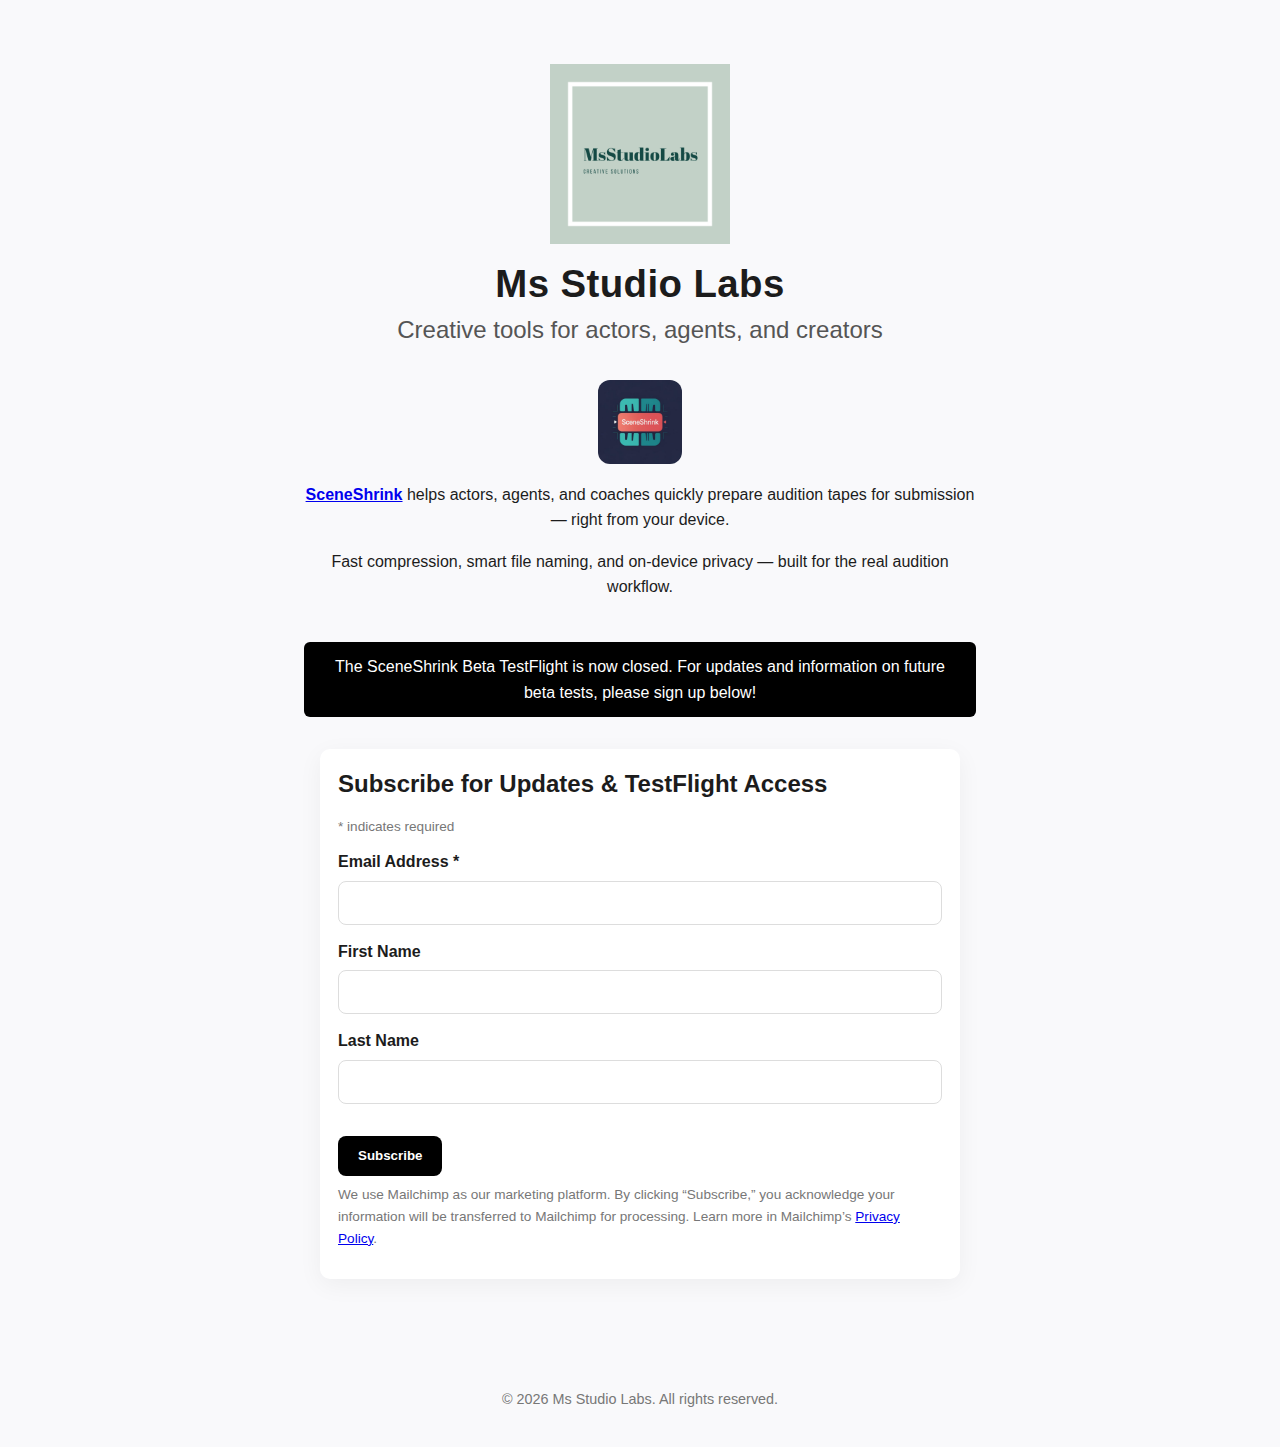
<file: index.html>
<!DOCTYPE html>
<html lang="en">
<head>
  <meta charset="UTF-8" />
  <meta name="viewport" content="width=device-width, initial-scale=1" />
  <title>Ms Studio Labs</title>

  <!-- Mailchimp’s base CSS first (defaults only) -->
  <link href="https://cdn-images.mailchimp.com/embedcode/classic-061523.css" rel="stylesheet" type="text/css">

  <!-- Base + Overrides -->
  <style>
    :root { --text:#1c1c1c; --muted:#555; --bg:#f9f9fb; --cta:#000; --ctaHover:#444; }
    * { box-sizing: border-box; }
    body {
      font-family: -apple-system, BlinkMacSystemFont, "Helvetica Neue", Arial, sans-serif;
      background: var(--bg); color: var(--text); margin: 0; text-align: center;
    }

    header { padding: 64px 20px 28px; }
    .brandmark {
      max-width: 180px; width: 40vw; height: auto; display:block; margin:0 auto 18px;
    }

    h1 { font-size: 2.4rem; margin: 0 0 .25em; letter-spacing: .4px; }
    h2 { font-weight: 400; color: var(--muted); margin: 0; }

    .container { max-width: 720px; margin: 0 auto; padding: 0 24px 72px; line-height: 1.6; }

    .product-hero {
      display:flex; align-items:center; gap:18px; justify-content:center; margin: 8px 0 16px;
      flex-wrap:wrap;
    }
    .product-hero img {
      width: 84px; height:auto; border-radius:12px; display:block;
    }

    .button {
      display:inline-block; margin-top:10px; padding:12px 26px; border-radius:6px;
      background:var(--cta); color:#fff; text-decoration:none; font-weight:500;
      transition:background-color .2s ease-in-out;
    }
    .button:hover { background:var(--ctaHover); }

    footer { font-size:.9rem; color:#777; padding:40px 20px; }

    /* ==== Mailchimp embed: make it match site fonts & styling ==== */
    #mc_embed_signup,
    #mc_embed_signup * {
      font-family: inherit !important;
    }
    #mc_embed_signup {
      background:#fff;
      margin: 32px auto 0;
      padding: 16px 18px;
      border-radius: 10px;
      box-shadow: 0 6px 24px rgba(0,0,0,0.05);
      text-align: left;
      max-width: 640px;
      width: 100%;
    }
    #mc_embed_signup h2 {
      margin: 0 0 .5em; color: var(--text); text-align:left; font-weight: 600;
    }
    #mc_embed_signup .indicates-required { font-size:.85rem; color:#777; margin-bottom:12px; }
    #mc_embed_signup .mc-field-group { margin-bottom:14px; }
    #mc_embed_signup label { display:block; font-weight:600; margin-bottom:6px; color: var(--text); }
    #mc_embed_signup input[type="email"],
    #mc_embed_signup input[type="text"] {
      width:100%; padding:12px 12px; border:1px solid #ddd; border-radius:8px; font-size:1rem;
      outline: none;
    }
    #mc_embed_signup input[type="email"]:focus,
    #mc_embed_signup input[type="text"]:focus {
      border-color:#bbb;
    }
    #mc_embed_signup .clear.foot {
      display:flex; align-items:center; gap:16px; justify-content:flex-start; flex-wrap:wrap; margin-top:8px;
    }
    #mc_embed_signup .button {
      background:var(--cta) !important; color:#fff !important; border:0; border-radius:8px; padding:12px 20px; cursor:pointer;
    }
    #mc_embed_signup .button:hover { background:var(--ctaHover) !important; }
    #mce-success-response { color: #2e7d32; }
    #mce-error-response { color: #c62828; }
    .small-note { font-size:.85rem; color:#777; margin-top:8px; }
    #mc_embed_signup #mc-embedded-subscribe,
#mc_embed_signup input#mc-embedded-subscribe,
#mc_embed_signup button#mc-embedded-subscribe,
#mc_embed_signup .button {
  -webkit-appearance: none;
  appearance: none;
  display: inline-flex !important;
  align-items: center !important;
  justify-content: center !important;
  box-sizing: border-box;
  height: auto !important;
  line-height: 1.2 !important;
  padding: 12px 20px !important;
  font-weight: 600;
  border: 0;
  border-radius: 8px;
}
  </style>
</head>

<body>
  <header>
    <!-- MsStudioLabs logo -->
    <img src="assets/Logo-MsStudioLabs.png" alt="MsStudioLabs logo" class="brandmark" style="max-width:180px;width:40vw;height:auto;">
    <h1>Ms Studio Labs</h1>
    <h2>Creative tools for actors, agents, and creators</h2>
  </header>

  <main class="container">
    <!-- SceneShrink row with logo -->
    <div class="product-hero">
      <img src="assets/SceneShrink.png" alt="SceneShrink logo">
      <div>
        <a href="https://www.msstudiolabs.com/sceneshrink/" target="_blank" rel="noopener">
  <strong>SceneShrink</strong></a> helps actors, agents, and coaches quickly prepare audition tapes for submission — right from your device.</p>
        <p>Fast compression, smart file naming, and on-device privacy — built for the real audition workflow.</p>
      </div>
    </div>

    <a class="button" href="#mc_embed_signup">The SceneShrink Beta TestFlight is now closed. For updates and information on future beta tests, please sign up below!</a>

    <!-- ===== Mailchimp Subscribe Form ===== -->
    <div id="mc_embed_shell">
      <div id="mc_embed_signup">
        <form action="https://msstudiolabs.us7.list-manage.com/subscribe/post?u=c88e7a6e89e3a6736b2f9c0e0&amp;id=c65eb7b006&amp;f_id=0081bde1f0"
              method="post"
              id="mc-embedded-subscribe-form"
              name="mc-embedded-subscribe-form"
              class="validate"
              target="_blank">
          <div id="mc_embed_signup_scroll">
            <h2>Subscribe for Updates & TestFlight Access</h2>
            <div class="indicates-required"><span class="asterisk">*</span> indicates required</div>

            <div class="mc-field-group">
              <label for="mce-EMAIL">Email Address <span class="asterisk">*</span></label>
              <input type="email" name="EMAIL" class="required email" id="mce-EMAIL" required autocomplete="email" />
            </div>

            <div class="mc-field-group">
              <label for="mce-FNAME">First Name</label>
              <input type="text" name="FNAME" id="mce-FNAME" autocomplete="given-name" />
            </div>

            <div class="mc-field-group">
              <label for="mce-LNAME">Last Name</label>
              <input type="text" name="LNAME" id="mce-LNAME" autocomplete="family-name" />
            </div>

            <div id="mce-responses" class="clear foot">
              <div class="response" id="mce-error-response" style="display:none"></div>
              <div class="response" id="mce-success-response" style="display:none"></div>
            </div>

            <!-- Honeypot (do not remove) -->
            <div aria-hidden="true" style="position: absolute; left: -5000px;">
              <input type="text" name="b_c88e7a6e89e3a6736b2f9c0e0_c65eb7b006" tabindex="-1" value="">
            </div>

            <div class="optionalParent">
              <div class="clear foot">
                <button type="submit" id="mc-embedded-subscribe" class="button">Subscribe</button>

              </div>
            </div>

            <p class="small-note">
              We use Mailchimp as our marketing platform. By clicking “Subscribe,” you acknowledge your information will be transferred to Mailchimp for processing. Learn more in Mailchimp’s
              <a href="https://mailchimp.com/legal/" target="_blank" rel="noopener">Privacy Policy</a>.
            </p>
          </div>
        </form>
      </div>
    </div>
    <!-- ===== End Mailchimp Embed ===== -->
  </main>

  <footer>
    © <script>document.write(new Date().getFullYear())</script> Ms Studio Labs. All rights reserved.
  </footer>

  <!-- Mailchimp validation script -->
  <script src="https://s3.amazonaws.com/downloads.mailchimp.com/js/mc-validate.js"></script>
  <script>
    (function($) {
      window.fnames = []; window.ftypes = [];
      fnames[0]='EMAIL'; ftypes[0]='email';
      fnames[1]='FNAME'; ftypes[1]='text';
      fnames[2]='LNAME'; ftypes[2]='text';
    }(jQuery));
    var $mcj = jQuery.noConflict(true);
  </script>
</body>
</html>
</file>
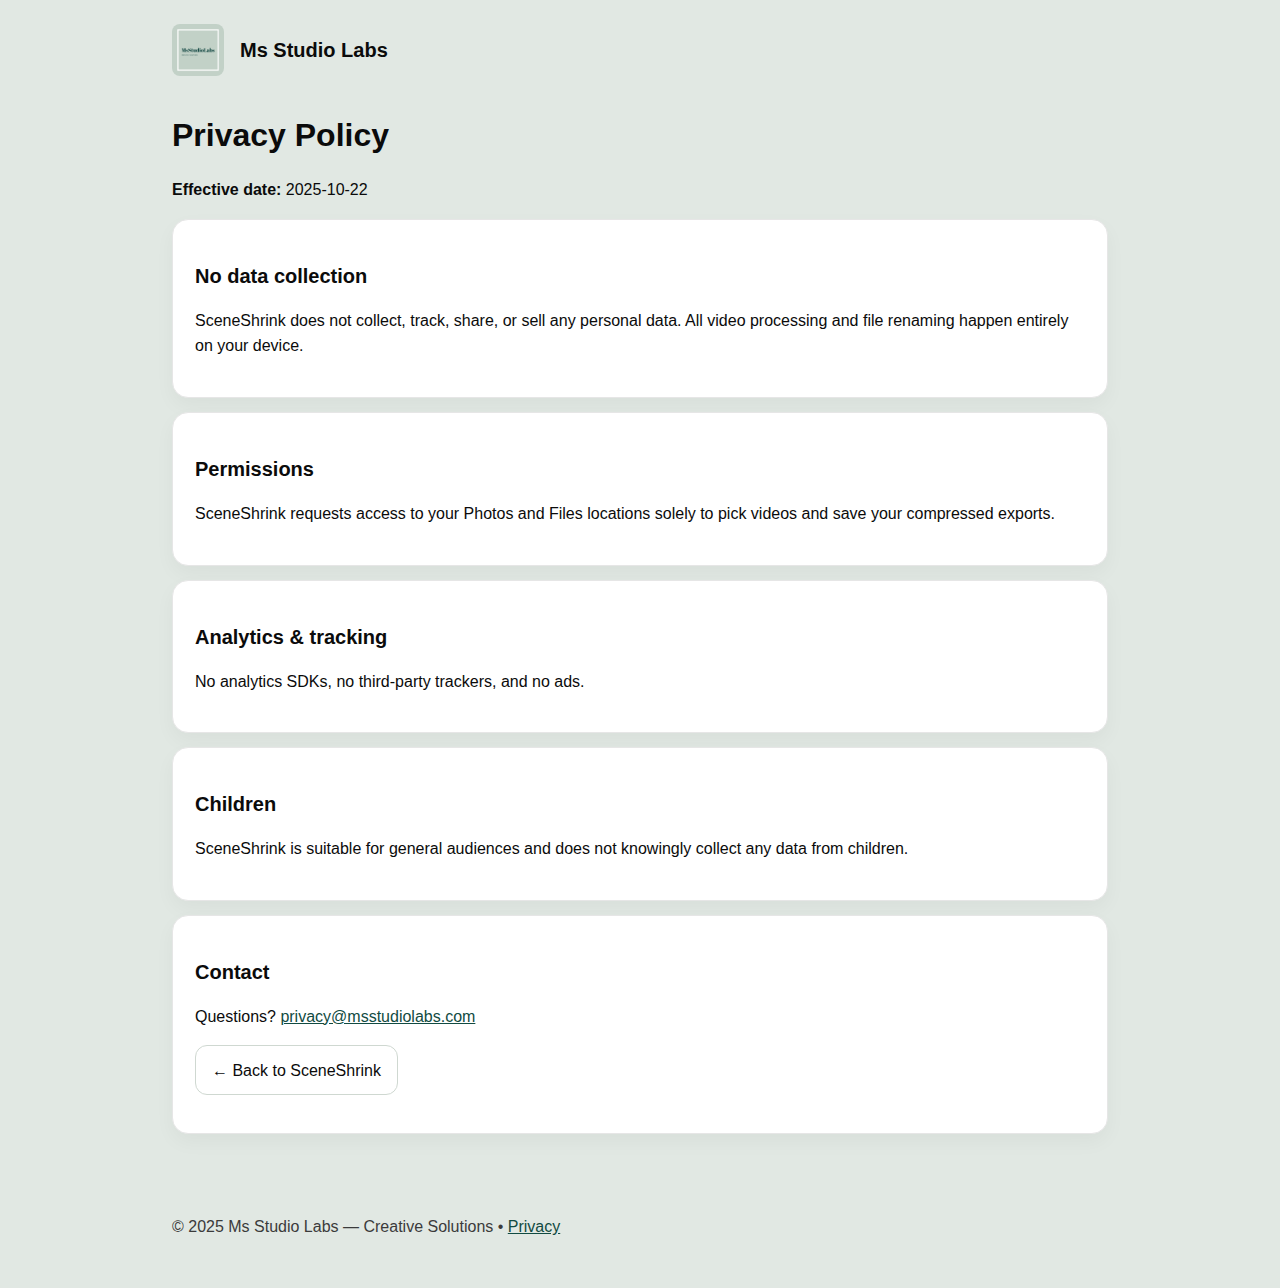
<file: privacy/index.html>
<!doctype html>
<html lang="en">
<head>
  <meta charset="utf-8" />
  <meta name="viewport" content="width=device-width,initial-scale=1" />
  <title>Privacy Policy — Ms Studio Labs / SceneShrink</title>
  <meta name="description" content="No data collection. All processing is on‑device.">
  <link rel="stylesheet" href="/css/style.css" />
</head>
<body>
  <div class="header">
    <img src="/assets/Logo-MsStudioLabs.png" alt="Ms Studio Labs logo" />
    <div class="title">Ms Studio Labs</div>
  </div>
  <main class="container">

  <h1>Privacy Policy</h1>
  <p><strong>Effective date:</strong> 2025-10-22</p>

  <section class="card">
    <h2>No data collection</h2>
    <p>SceneShrink does not collect, track, share, or sell any personal data. All video processing and file renaming happen entirely on your device.</p>
  </section>

  <section class="card">
    <h2>Permissions</h2>
    <p>SceneShrink requests access to your Photos and Files locations solely to pick videos and save your compressed exports.</p>
  </section>

  <section class="card">
    <h2>Analytics & tracking</h2>
    <p>No analytics SDKs, no third‑party trackers, and no ads.</p>
  </section>

  <section class="card">
    <h2>Children</h2>
    <p>SceneShrink is suitable for general audiences and does not knowingly collect any data from children.</p>
  </section>

  <section class="card">
    <h2>Contact</h2>
    <p>Questions? <a href="mailto:privacy@msstudiolabs.com">privacy@msstudiolabs.com</a></p>
    <p><a class="btn" href="/sceneshrink/">← Back to SceneShrink</a></p>
  </section>

  </main>
  <footer>© 2025 Ms Studio Labs — Creative Solutions • <a href="/privacy/">Privacy</a></footer>
</body>
</html>
</file>
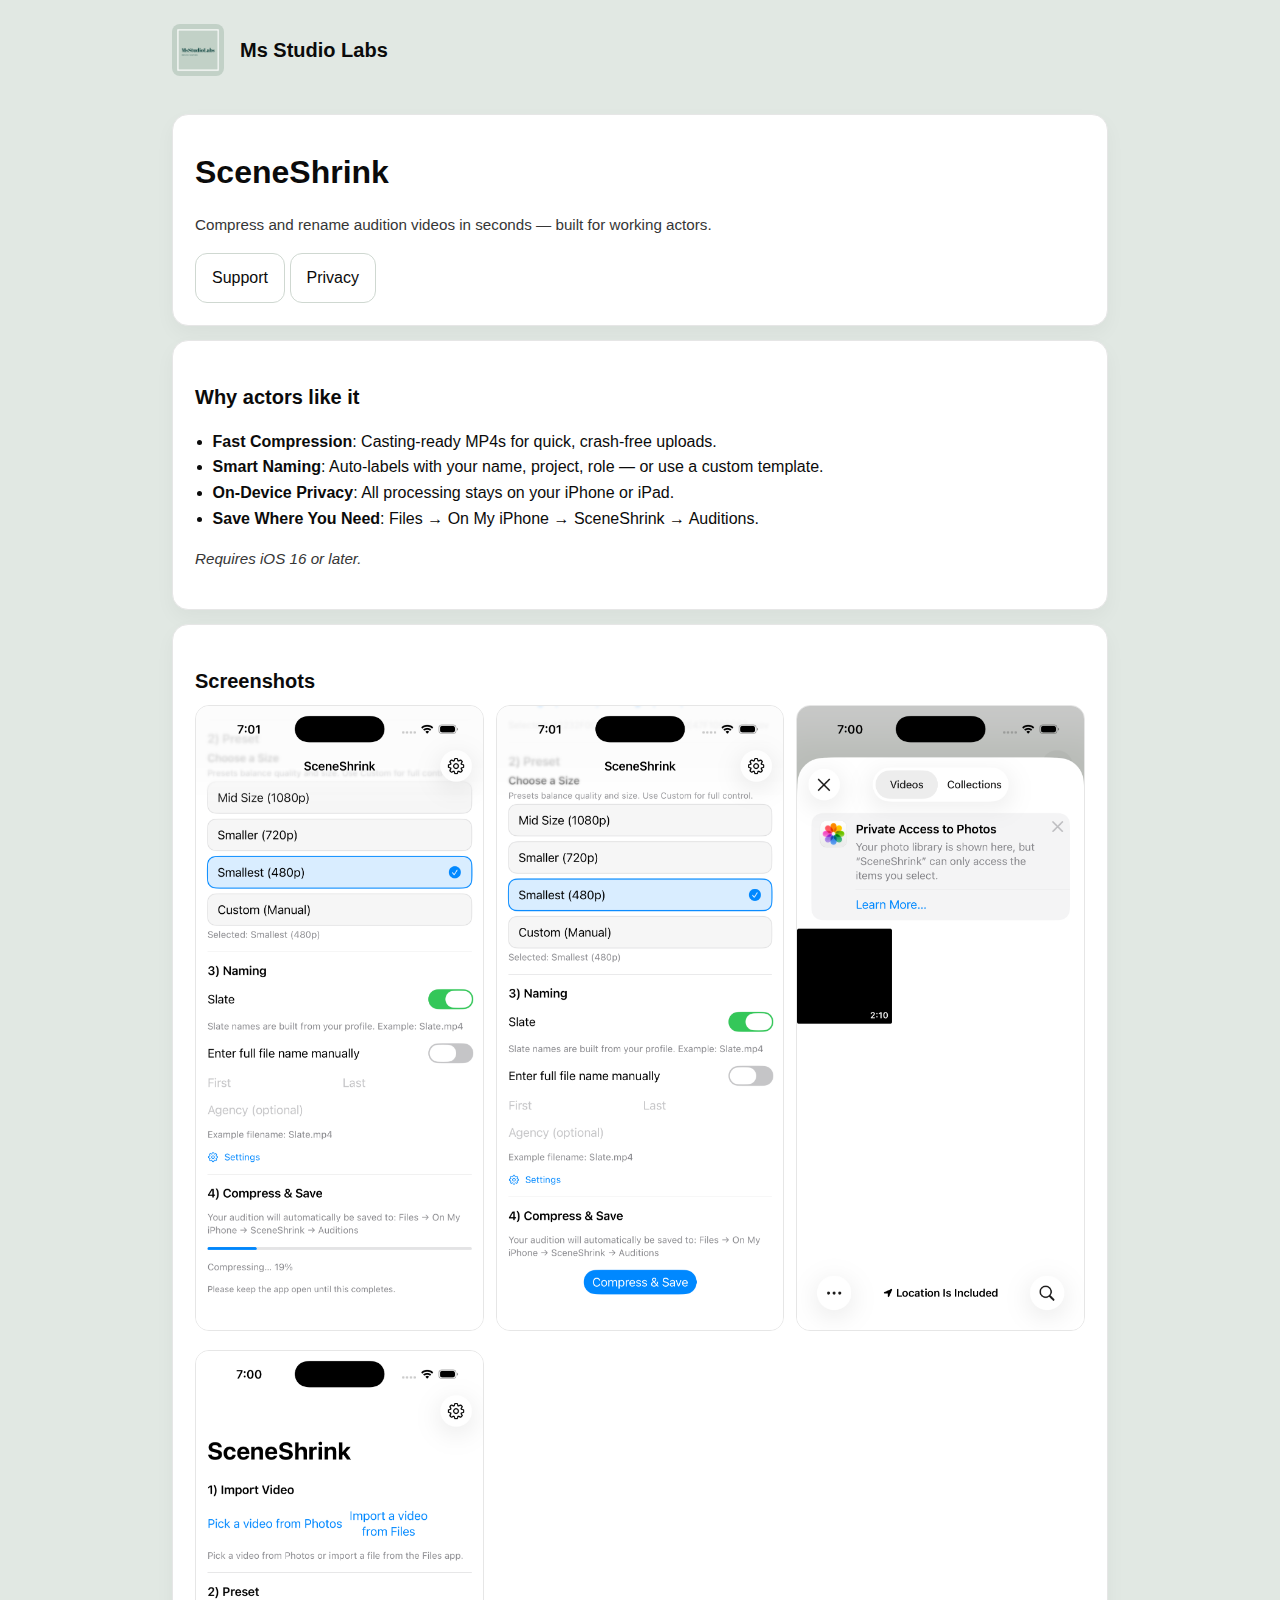
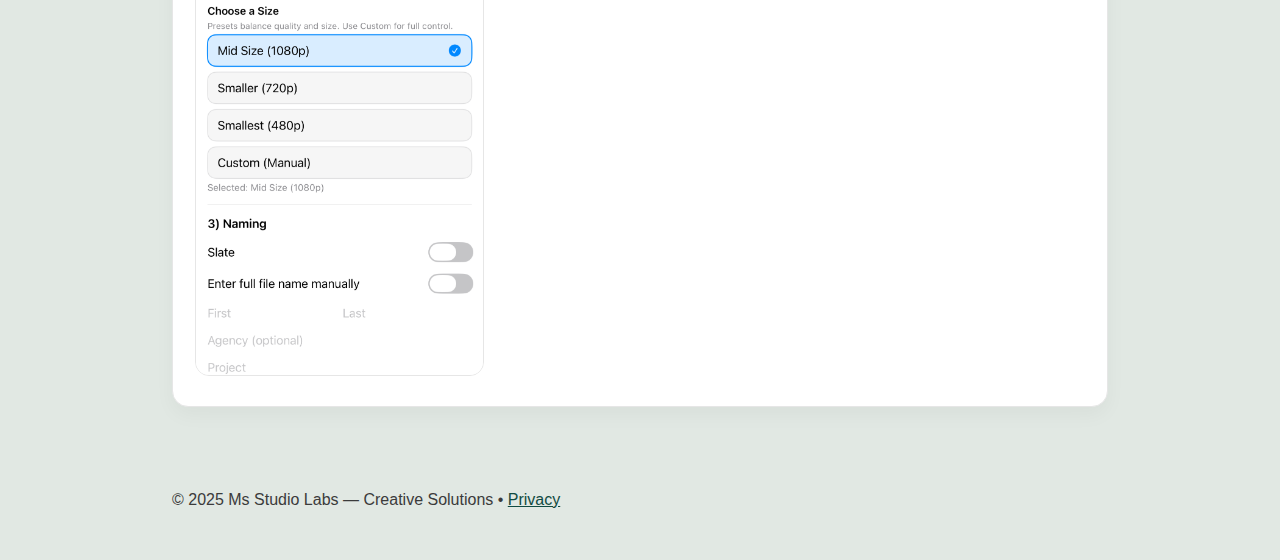
<file: sceneshrink/index.html>
<!doctype html>
<html lang="en">
<head>
  <meta charset="utf-8" />
  <meta name="viewport" content="width=device-width,initial-scale=1" />
  <title>SceneShrink — Compress & Rename Audition Videos</title>
  <meta name="description" content="SceneShrink helps actors, agents, and coaches quickly prepare audition tapes for submission — fast compression, smart naming, on‑device privacy.">
  <link rel="stylesheet" href="/css/style.css" />
</head>
<body>
  <div class="header">
    <img src="/assets/Logo-MsStudioLabs.png" alt="Ms Studio Labs logo" />
    <div class="title">Ms Studio Labs</div>
  </div>
  <main class="container">

  <section class="card">
    <h1>SceneShrink</h1>
    <p class="small">Compress and rename audition videos in seconds — built for working actors.</p>
    <nav>
      <a class="btn" href="/sceneshrink/support/">Support</a>
      <a class="btn" href="/privacy/">Privacy</a>
    </nav>
  </section>

  <section class="card">
    <h2>Why actors like it</h2>
    <ul>
      <li><strong>Fast Compression</strong>: Casting‑ready MP4s for quick, crash‑free uploads.</li>
      <li><strong>Smart Naming</strong>: Auto‑labels with your name, project, role — or use a custom template.</li>
      <li><strong>On‑Device Privacy</strong>: All processing stays on your iPhone or iPad.</li>
      <li><strong>Save Where You Need</strong>: Files → On My iPhone → SceneShrink → Auditions.</li>
    </ul>
    <p class="small"><em>Requires iOS 16 or later.</em></p>
  </section>

  <section class="card">
    <h2>Screenshots</h2>
    <div class="grid">
      <figure><img src="/assets/sceneshrink-screen1.png" alt="SceneShrink UI screenshot 1" /></figure>
      <figure><img src="/assets/sceneshrink-screen2.png" alt="SceneShrink UI screenshot 2" /></figure>
      <figure><img src="/assets/sceneshrink-screen3.png" alt="SceneShrink UI screenshot 3" /></figure>
      <figure><img src="/assets/sceneshrink-screen4.png" alt="SceneShrink UI screenshot 4" /></figure>
    </div>
  </section>

  </main>
  <footer>© 2025 Ms Studio Labs — Creative Solutions • <a href="/privacy/">Privacy</a></footer>
</body>
</html>
</file>
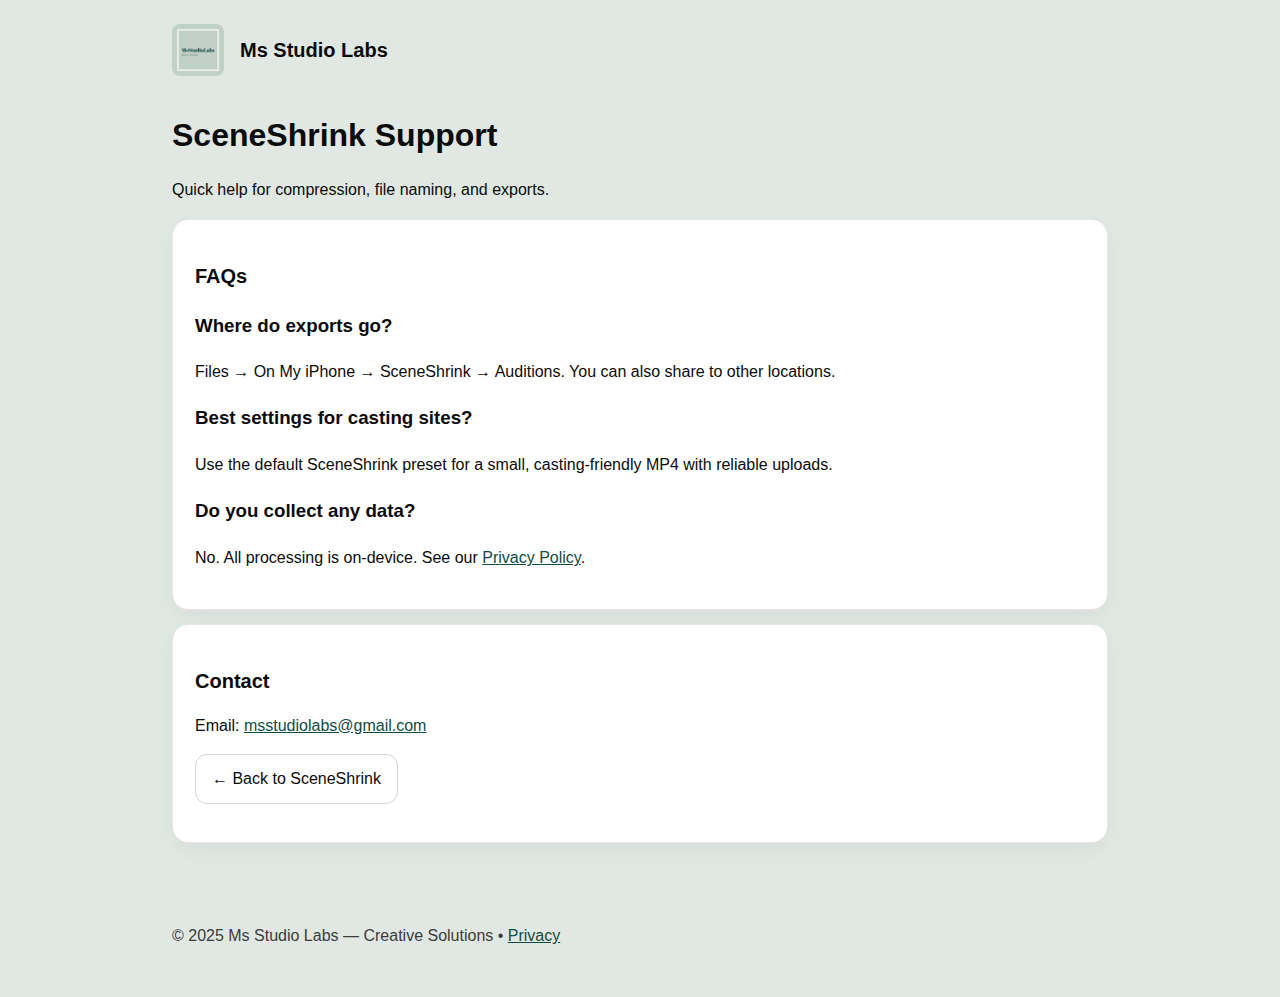
<file: sceneshrink/support/index.html>
<!doctype html>
<html lang="en">
<head>
  <meta charset="utf-8" />
  <meta name="viewport" content="width=device-width,initial-scale=1" />
  <title>SceneShrink Support</title>
  <meta name="description" content="Help for compression, file naming, and exports.">
  <link rel="stylesheet" href="/css/style.css" />
</head>
<body>
  <div class="header">
    <img src="/assets/Logo-MsStudioLabs.png" alt="Ms Studio Labs logo" />
    <div class="title">Ms Studio Labs</div>
  </div>
  <main class="container">

  <h1>SceneShrink Support</h1>
  <p>Quick help for compression, file naming, and exports.</p>

  <section class="card">
    <h2>FAQs</h2>
    <h3>Where do exports go?</h3>
    <p>Files → On My iPhone → SceneShrink → Auditions. You can also share to other locations.</p>
    <h3>Best settings for casting sites?</h3>
    <p>Use the default SceneShrink preset for a small, casting‑friendly MP4 with reliable uploads.</p>
    <h3>Do you collect any data?</h3>
    <p>No. All processing is on‑device. See our <a href="/privacy/">Privacy Policy</a>.</p>
  </section>

  <section class="card">
    <h2>Contact</h2>
    <p>Email: <a href="mailto:support@msstudiolabs.com">msstudiolabs@gmail.com</a></p>
    <p><a class="btn" href="/sceneshrink/">← Back to SceneShrink</a></p>
  </section>

  </main>
  <footer>© 2025 Ms Studio Labs — Creative Solutions • <a href="/privacy/">Privacy</a></footer>
</body>
</html>
</file>
<file: css/style.css>
:root{
  --brand:#114b42; /* deep green from logo */
  --ink:#0b0b0b;
  --bg:#e1e8e3;   /* soft green background */
  --card:#ffffff;
  --max:980px;
  --radius:16px;
  --pad:22px;
}
*{box-sizing:border-box}
html,body{margin:0;padding:0}
body{font-family:-apple-system,BlinkMacSystemFont,Inter,Roboto,Segoe UI,Helvetica,Arial,sans-serif;
     line-height:1.6;background:var(--bg);color:var(--ink)}
.header{max-width:var(--max);margin:0 auto;padding:24px var(--pad);display:flex;align-items:center;gap:16px}
.header img{height:52px;width:auto;border-radius:8px}
.header .title{font-weight:700;font-size:1.25rem}
.container{max-width:var(--max);margin:0 auto;padding:0 var(--pad) 48px}
.card{background:var(--card);border:1px solid #e6e6e6;border-radius:var(--radius);padding:var(--pad);margin:14px 0;box-shadow:0 8px 20px rgba(0,0,0,.04)}
h1{font-size:2rem;margin:10px 0 6px}
h2{font-size:1.25rem;margin:18px 0 8px}
nav a, .btn{display:inline-block;padding:.7rem 1rem;border-radius:12px;border:1px solid #cfd8d1;text-decoration:none;color:var(--ink)}
.btn.primary{background:var(--brand);color:#fff;border-color:var(--brand)}
footer{max-width:var(--max);margin:0 auto;padding:18px var(--pad) 48px;color:#3b3b3b}
.grid{display:grid;grid-template-columns:repeat(auto-fit,minmax(240px,1fr));gap:12px}
figure{margin:0}
figure img{width:100%;height:auto;border-radius:14px;border:1px solid #e6e6e6;background:#fff}
.small{font-size:.95rem;color:#363636}
code{background:#f6f6f6;border:1px solid #ececec;border-radius:8px;padding:.15rem .35rem}
hr{border:none;border-top:1px solid #e7e7e7;margin:24px 0}
a{color:var(--brand)}
ul{padding-left:1.1rem}
</file>
